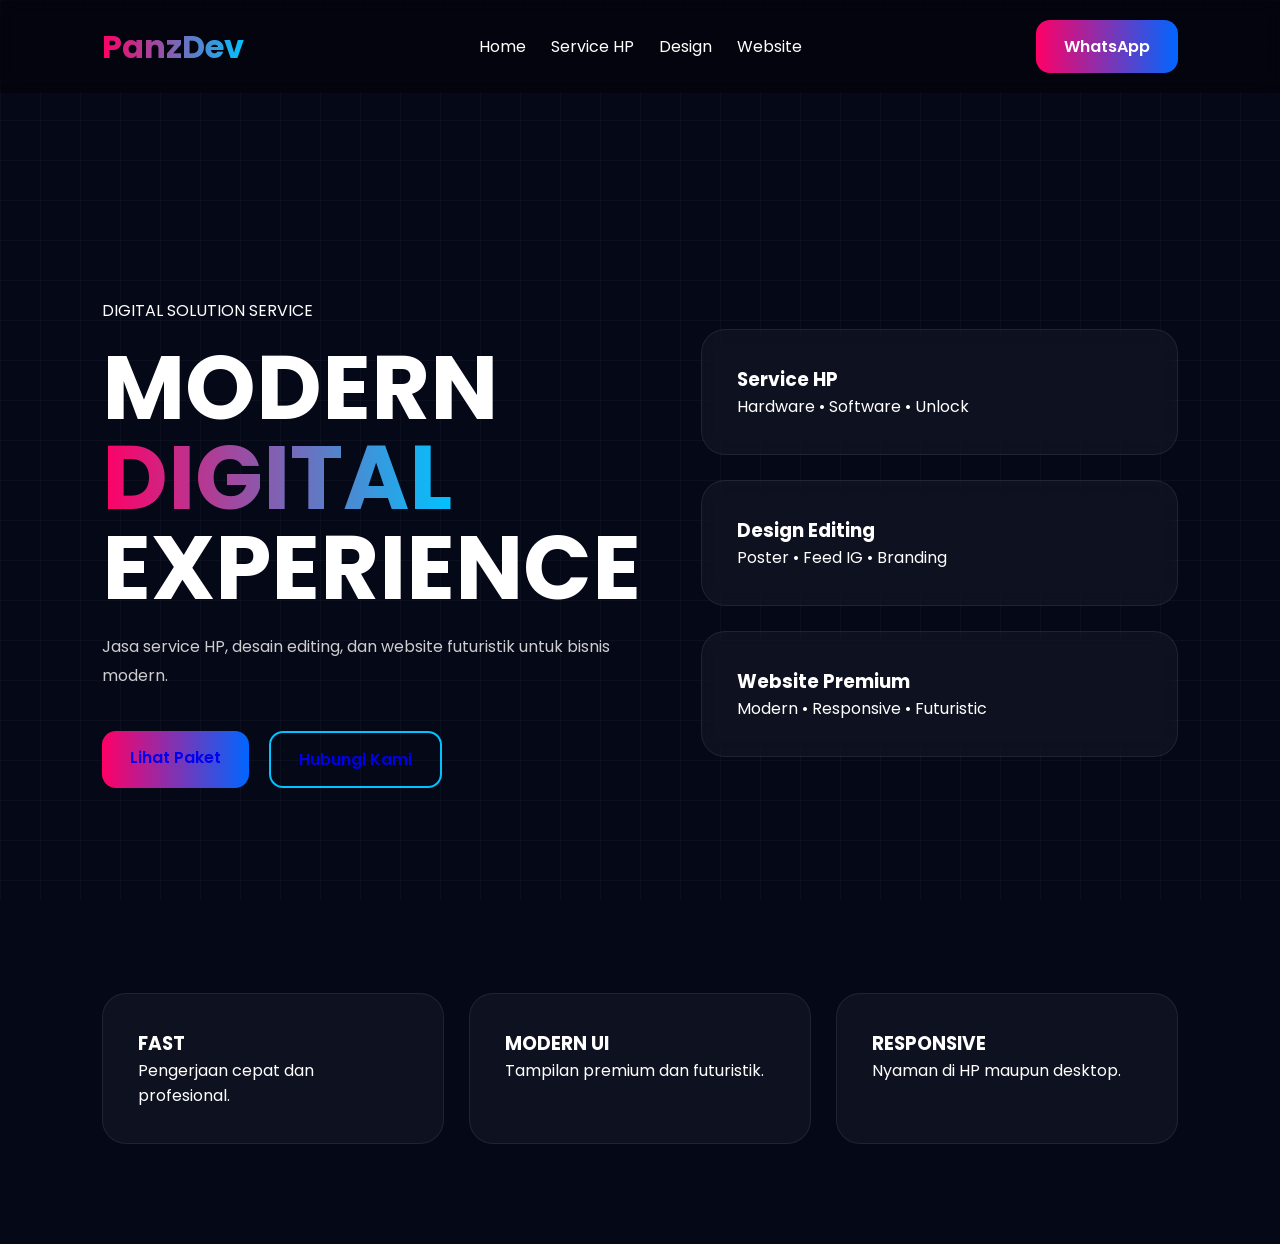
<file: index.html>
<!DOCTYPE html>
<html lang="id">
<head>
<meta charset="UTF-8">
<meta name="viewport" content="width=device-width, initial-scale=1.0">
<title>PanzDev Service</title>

<link rel="preconnect" href="https://fonts.googleapis.com">
<link href="https://fonts.googleapis.com/css2?family=Poppins:wght@300;400;500;600;700;800&display=swap" rel="stylesheet">

<link rel="stylesheet" href="style.css">
</head>

<body>

<div class="bg-grid"></div>

<nav class="navbar">
<div class="logo">PanzDev</div>

<ul>
<li><a href="index.html">Home</a></li>
<li><a href="service-hp.html">Service HP</a></li>
<li><a href="design.html">Design</a></li>
<li><a href="website.html">Website</a></li>
</ul>

<a href="https://wa.me/6283117369756" class="nav-btn">WhatsApp</a>
</nav>

<section class="hero">

<div class="hero-left">

<span class="mini-title">DIGITAL SOLUTION SERVICE</span>

<h1>
MODERN <br>
<span>DIGITAL</span><br>
EXPERIENCE
</h1>

<p>
Jasa service HP, desain editing, dan website futuristik
untuk bisnis modern.
</p>

<div class="hero-buttons">
<a href="website.html" class="btn-primary">Lihat Paket</a>
<a href="https://wa.me/6283117369756" class="btn-secondary">Hubungi Kami</a>
</div>

</div>

<div class="hero-right">

<div class="glass-card">
<h3>Service HP</h3>
<p>Hardware • Software • Unlock</p>
</div>

<div class="glass-card">
<h3>Design Editing</h3>
<p>Poster • Feed IG • Branding</p>
</div>

<div class="glass-card">
<h3>Website Premium</h3>
<p>Modern • Responsive • Futuristic</p>
</div>

</div>

</section>

<section class="feature-section">

<div class="feature-card">
<h3>FAST</h3>
<p>Pengerjaan cepat dan profesional.</p>
</div>

<div class="feature-card">
<h3>MODERN UI</h3>
<p>Tampilan premium dan futuristik.</p>
</div>

<div class="feature-card">
<h3>RESPONSIVE</h3>
<p>Nyaman di HP maupun desktop.</p>
</div>

</section>

<script src="script.js"></script>

</body>
</html>
</file>
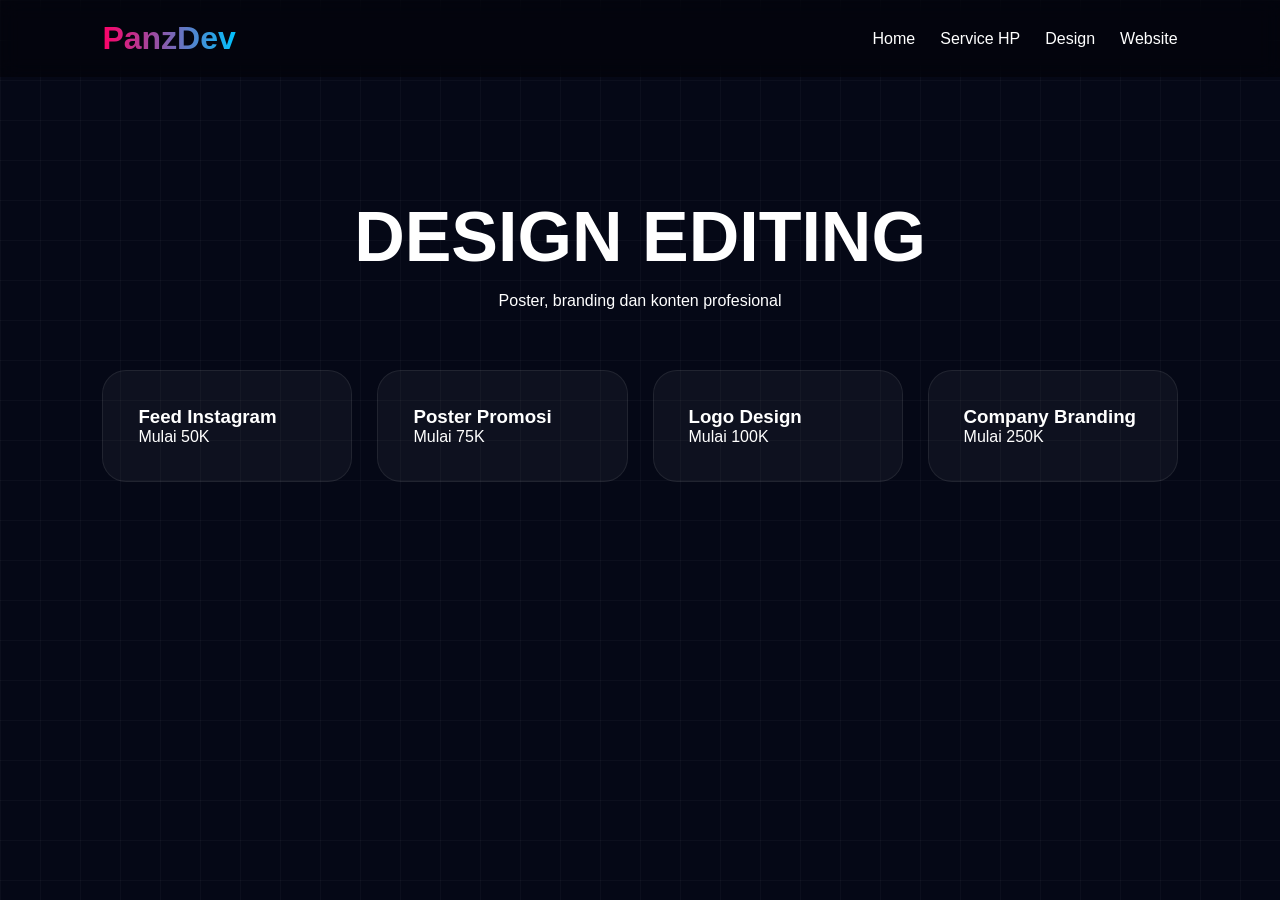
<file: design.html>
<!DOCTYPE html>
<html lang="id">
<head>
<meta charset="UTF-8">
<meta name="viewport" content="width=device-width, initial-scale=1.0">
<title>Design - PanzDev</title>

<link rel="stylesheet" href="style.css">
</head>

<body>

<div class="bg-grid"></div>

<nav class="navbar">
<div class="logo">PanzDev</div>

<ul>
<li><a href="index.html">Home</a></li>
<li><a href="service-hp.html">Service HP</a></li>
<li><a href="design.html">Design</a></li>
<li><a href="website.html">Website</a></li>
</ul>
</nav>

<section class="page-title">
<h1>DESIGN EDITING</h1>
<p>Poster, branding dan konten profesional</p>
</section>

<section class="service-grid">

<div class="service-card">
<h3>Feed Instagram</h3>
<p>Mulai 50K</p>
</div>

<div class="service-card">
<h3>Poster Promosi</h3>
<p>Mulai 75K</p>
</div>

<div class="service-card">
<h3>Logo Design</h3>
<p>Mulai 100K</p>
</div>

<div class="service-card">
<h3>Company Branding</h3>
<p>Mulai 250K</p>
</div>

</section>

</body>
</html>
</file>
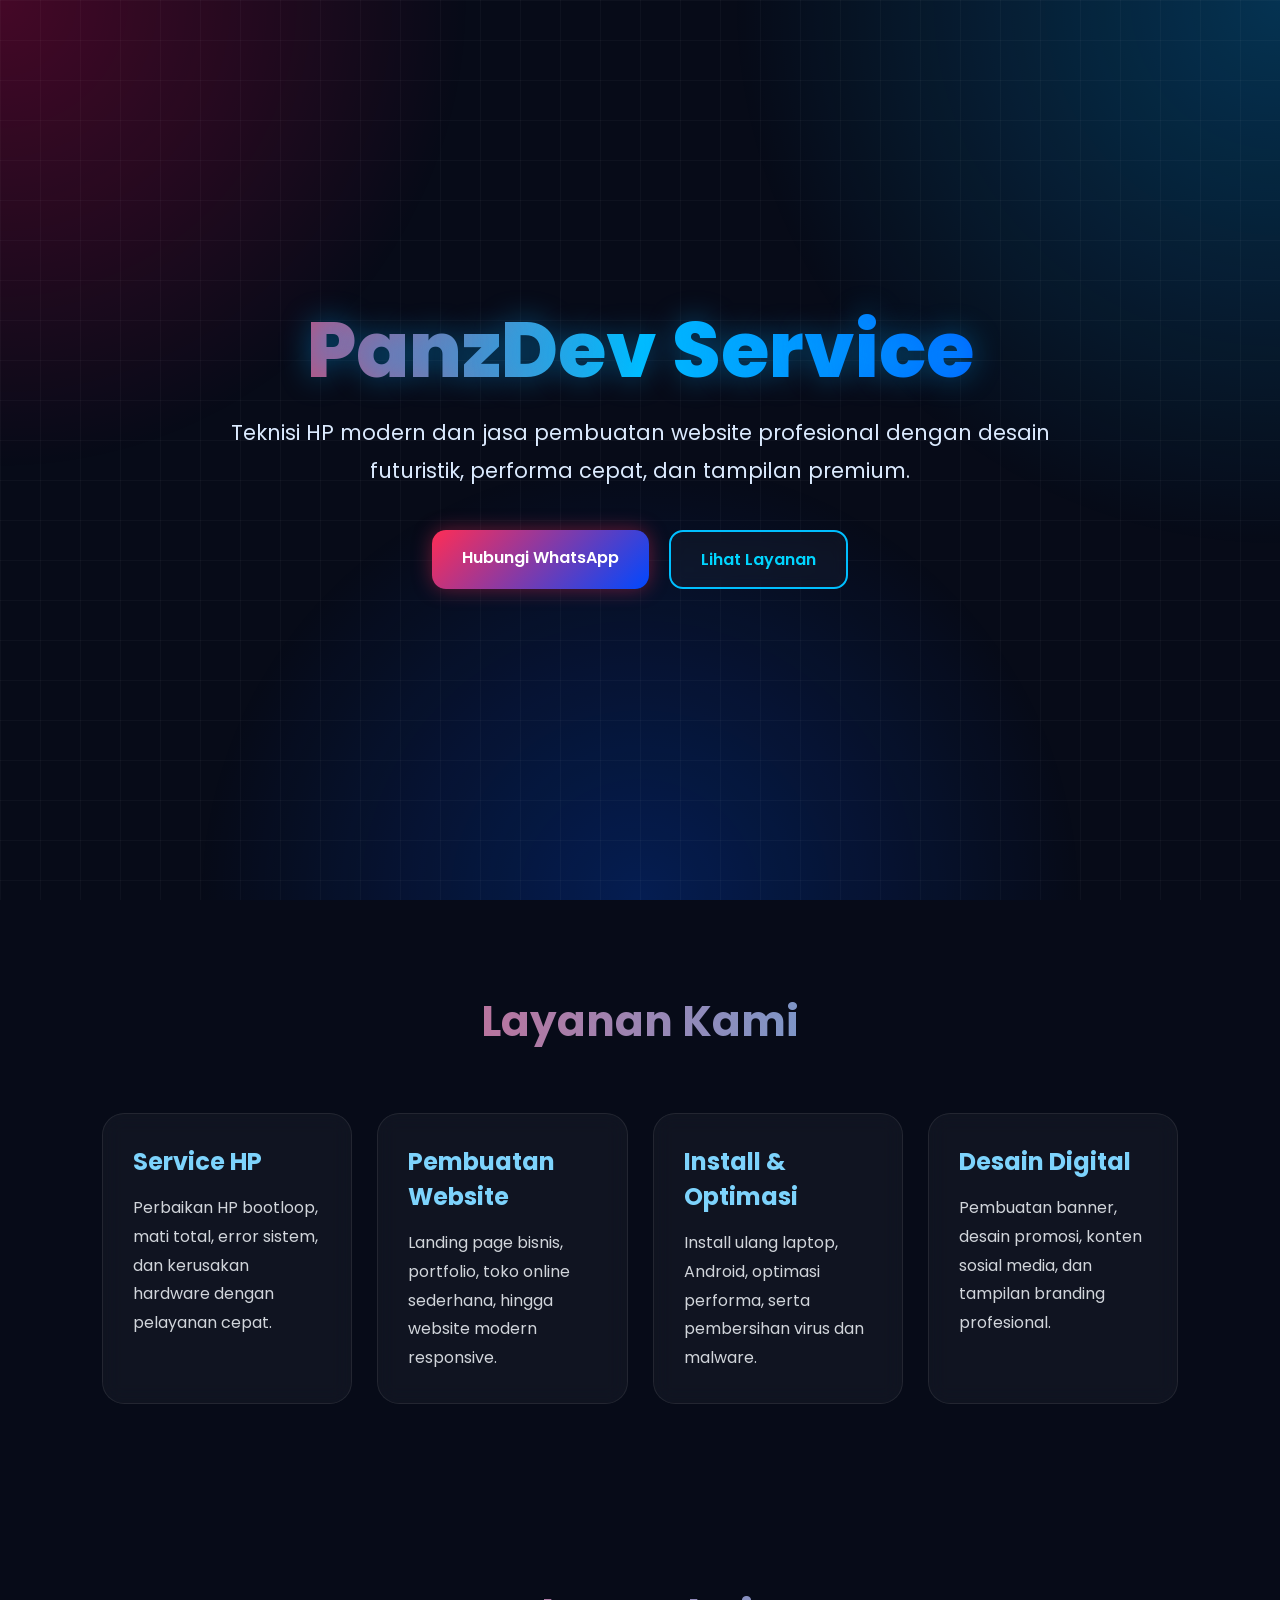
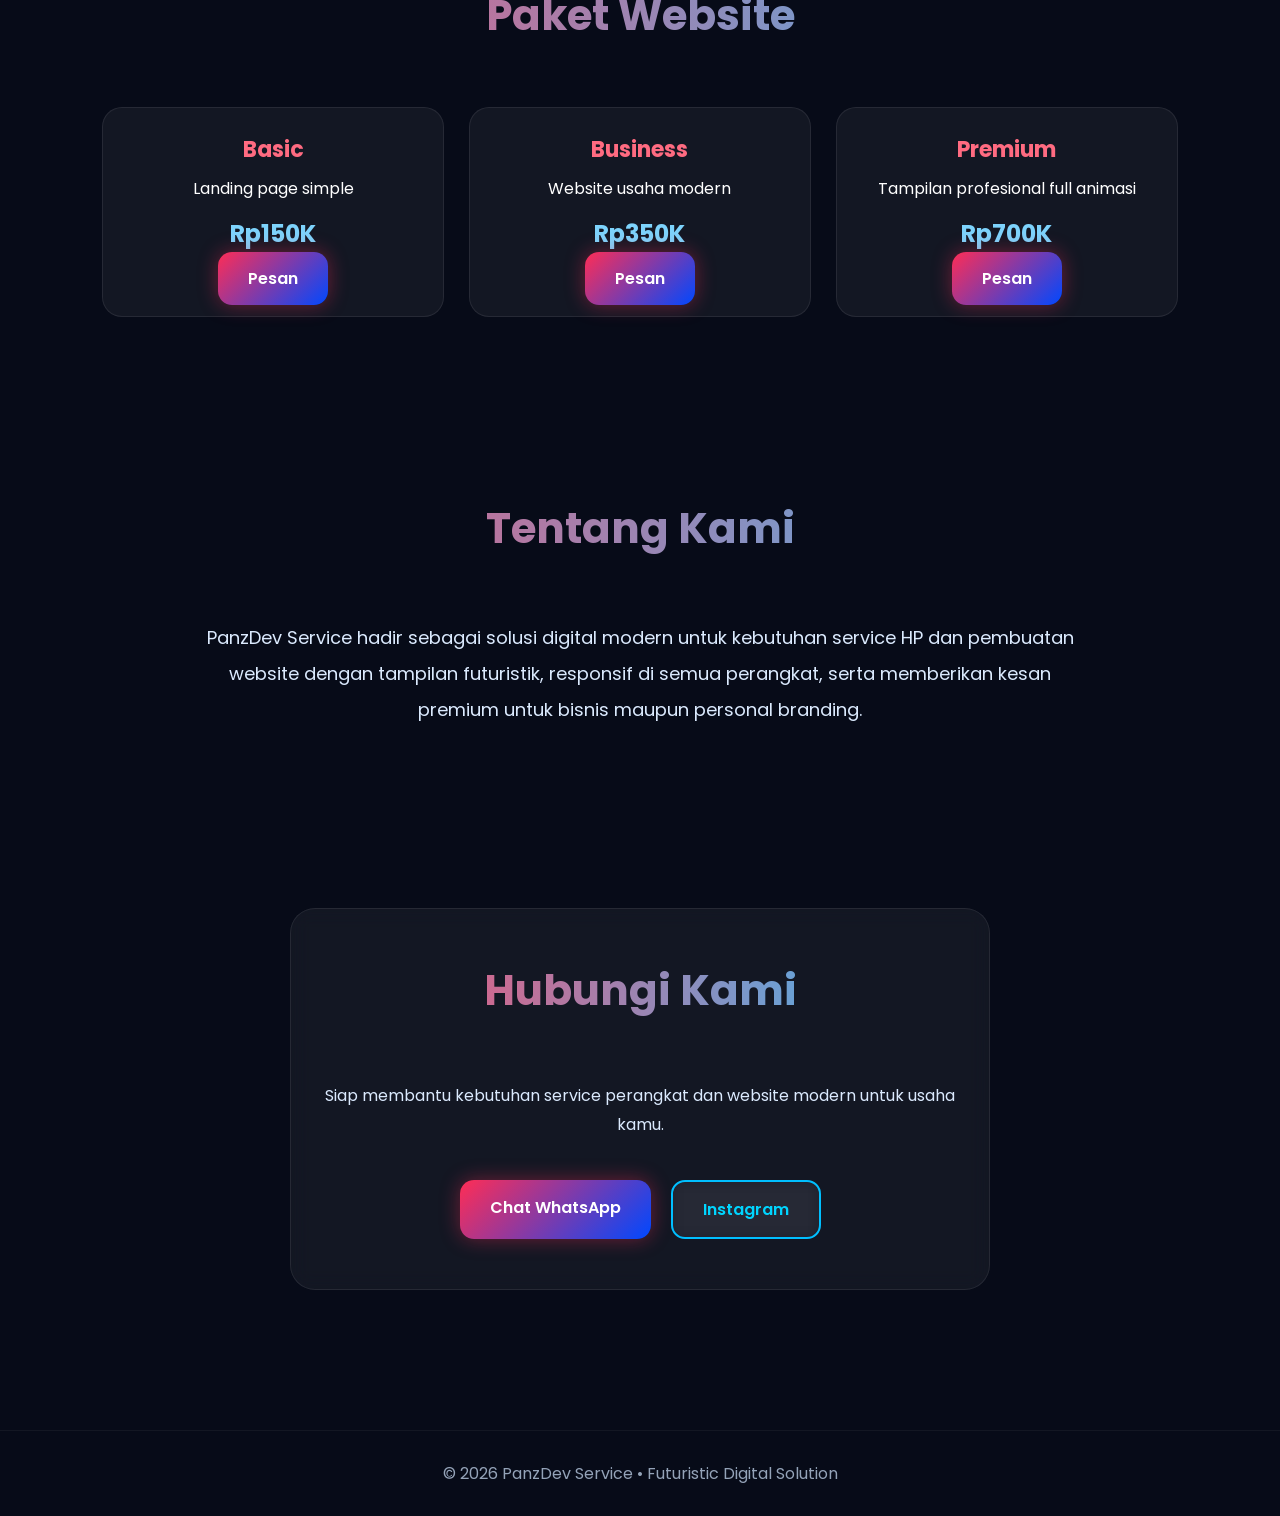
<file: sanntech_upload_ready_website (1).html>
<!DOCTYPE html>
<html lang="id">
<head>
  <meta charset="UTF-8" />
  <meta name="viewport" content="width=device-width, initial-scale=1.0" />
  <title>PanzDev Service</title>

  <link rel="preconnect" href="https://fonts.googleapis.com">
  <link rel="preconnect" href="https://fonts.gstatic.com" crossorigin>
  <link href="https://fonts.googleapis.com/css2?family=Poppins:wght@300;400;500;600;700;800&display=swap" rel="stylesheet">

  <style>
    * {
      margin: 0;
      padding: 0;
      box-sizing: border-box;
      font-family: 'Poppins', sans-serif;
      scroll-behavior: smooth;
    }

    body {
      background: #070b18;
      color: white;
      overflow-x: hidden;
      position: relative;
    }

    body::before {
      content: "";
      position: fixed;
      inset: 0;
      background:
        radial-gradient(circle at top left, rgba(255, 0, 85, 0.25), transparent 30%),
        radial-gradient(circle at top right, rgba(0, 170, 255, 0.25), transparent 35%),
        radial-gradient(circle at bottom center, rgba(0, 85, 255, 0.25), transparent 40%);
      z-index: -2;
    }

    .grid-bg {
      position: fixed;
      inset: 0;
      background-image:
        linear-gradient(rgba(255,255,255,0.03) 1px, transparent 1px),
        linear-gradient(90deg, rgba(255,255,255,0.03) 1px, transparent 1px);
      background-size: 40px 40px;
      z-index: -1;
    }

    header {
      min-height: 100vh;
      display: flex;
      justify-content: center;
      align-items: center;
      text-align: center;
      padding: 20px;
      position: relative;
    }

    .hero {
      max-width: 900px;
      animation: fadeUp 1.2s ease;
    }

    .hero h1 {
      font-size: 78px;
      font-weight: 800;
      line-height: 1;
      background: linear-gradient(90deg, #ff2d55, #00bfff, #0048ff);
      -webkit-background-clip: text;
      -webkit-text-fill-color: transparent;
      text-shadow: 0 0 30px rgba(0, 170, 255, 0.4);
    }

    .hero p {
      margin-top: 25px;
      font-size: 21px;
      color: #dbeafe;
      line-height: 1.8;
    }

    .buttons {
      margin-top: 40px;
      display: flex;
      justify-content: center;
      gap: 20px;
      flex-wrap: wrap;
    }

    .btn {
      padding: 15px 30px;
      border-radius: 14px;
      text-decoration: none;
      color: white;
      font-weight: 600;
      transition: 0.4s;
      position: relative;
      overflow: hidden;
    }

    .btn-primary {
      background: linear-gradient(135deg, #ff2d55, #0048ff);
      box-shadow: 0 0 20px rgba(255, 45, 85, 0.4);
    }

    .btn-secondary {
      border: 2px solid #00bfff;
      color: #00d5ff;
      background: rgba(255,255,255,0.03);
      backdrop-filter: blur(8px);
    }

    .btn:hover {
      transform: translateY(-5px) scale(1.03);
    }

    section {
      padding: 90px 8%;
    }

    .section-title {
      text-align: center;
      font-size: 42px;
      margin-bottom: 60px;
      font-weight: 700;
      background: linear-gradient(90deg, #ff4d6d, #38bdf8);
      -webkit-background-clip: text;
      -webkit-text-fill-color: transparent;
    }

    .services {
      display: grid;
      grid-template-columns: repeat(auto-fit, minmax(250px, 1fr));
      gap: 25px;
    }

    .card {
      background: rgba(255,255,255,0.04);
      border: 1px solid rgba(255,255,255,0.08);
      border-radius: 22px;
      padding: 30px;
      backdrop-filter: blur(10px);
      transition: 0.4s;
      position: relative;
      overflow: hidden;
    }

    .card::before {
      content: "";
      position: absolute;
      inset: 0;
      background: linear-gradient(135deg, rgba(255,45,85,0.1), rgba(0,191,255,0.1));
      opacity: 0;
      transition: 0.4s;
    }

    .card:hover::before {
      opacity: 1;
    }

    .card:hover {
      transform: translateY(-10px);
      border-color: #38bdf8;
      box-shadow: 0 0 25px rgba(0,191,255,0.15);
    }

    .card h3 {
      font-size: 24px;
      margin-bottom: 15px;
      color: #7dd3fc;
      position: relative;
      z-index: 1;
    }

    .card p {
      color: #d1d5db;
      line-height: 1.8;
      position: relative;
      z-index: 1;
    }

    .about {
      text-align: center;
      max-width: 900px;
      margin: auto;
      font-size: 18px;
      line-height: 2;
      color: #dbeafe;
    }

    .products {
      display: grid;
      grid-template-columns: repeat(auto-fit, minmax(220px, 1fr));
      gap: 25px;
    }

    .product-card {
      background: rgba(255,255,255,0.05);
      border-radius: 20px;
      padding: 25px;
      text-align: center;
      border: 1px solid rgba(255,255,255,0.08);
      transition: 0.4s;
    }

    .product-card:hover {
      transform: scale(1.03);
      box-shadow: 0 0 25px rgba(255,45,85,0.15);
    }

    .product-card h4 {
      margin-bottom: 10px;
      font-size: 22px;
      color: #ff6b81;
    }

    .price {
      color: #7dd3fc;
      font-size: 24px;
      font-weight: bold;
      margin: 15px 0;
    }

    .contact-box {
      max-width: 700px;
      margin: auto;
      text-align: center;
      background: rgba(255,255,255,0.05);
      border-radius: 25px;
      padding: 50px 30px;
      border: 1px solid rgba(255,255,255,0.08);
      backdrop-filter: blur(10px);
    }

    .contact-box p {
      color: #dbeafe;
      margin-top: 10px;
      line-height: 1.8;
    }

    footer {
      text-align: center;
      padding: 30px;
      color: #94a3b8;
      border-top: 1px solid rgba(255,255,255,0.05);
      margin-top: 50px;
    }

    @keyframes fadeUp {
      from {
        opacity: 0;
        transform: translateY(50px);
      }
      to {
        opacity: 1;
        transform: translateY(0);
      }
    }

    @media(max-width: 768px) {
      .hero h1 {
        font-size: 48px;
      }

      .hero p {
        font-size: 17px;
      }

      .section-title {
        font-size: 32px;
      }

      section {
        padding: 70px 6%;
      }
    }
  </style>
</head>
<body>

<div class="grid-bg"></div>

<header>
  <div class="hero">
    <h1>PanzDev Service</h1>
    <p>
      Teknisi HP modern dan jasa pembuatan website profesional
      dengan desain futuristik, performa cepat, dan tampilan premium.
    </p>

    <div class="buttons">
      <a href="https://wa.me/6281234567890" class="btn btn-primary">Hubungi WhatsApp</a>
      <a href="#layanan" class="btn btn-secondary">Lihat Layanan</a>
    </div>
  </div>
</header>

<section id="layanan">
  <h2 class="section-title">Layanan Kami</h2>

  <div class="services">
    <div class="card">
      <h3>Service HP</h3>
      <p>Perbaikan HP bootloop, mati total, error sistem, dan kerusakan hardware dengan pelayanan cepat.</p>
    </div>

    <div class="card">
      <h3>Pembuatan Website</h3>
      <p>Landing page bisnis, portfolio, toko online sederhana, hingga website modern responsive.</p>
    </div>

    <div class="card">
      <h3>Install & Optimasi</h3>
      <p>Install ulang laptop, Android, optimasi performa, serta pembersihan virus dan malware.</p>
    </div>

    <div class="card">
      <h3>Desain Digital</h3>
      <p>Pembuatan banner, desain promosi, konten sosial media, dan tampilan branding profesional.</p>
    </div>
  </div>
</section>

<section>
  <h2 class="section-title">Paket Website</h2>

  <div class="products">
    <div class="product-card">
      <h4>Basic</h4>
      <p>Landing page simple</p>
      <div class="price">Rp150K</div>
      <a href="https://wa.me/6281234567890?text=Saya%20ingin%20paket%20Basic" class="btn btn-primary">Pesan</a>
    </div>

    <div class="product-card">
      <h4>Business</h4>
      <p>Website usaha modern</p>
      <div class="price">Rp350K</div>
      <a href="https://wa.me/6281234567890?text=Saya%20ingin%20paket%20Business" class="btn btn-primary">Pesan</a>
    </div>

    <div class="product-card">
      <h4>Premium</h4>
      <p>Tampilan profesional full animasi</p>
      <div class="price">Rp700K</div>
      <a href="https://wa.me/6281234567890?text=Saya%20ingin%20paket%20Premium" class="btn btn-primary">Pesan</a>
    </div>
  </div>
</section>

<section>
  <h2 class="section-title">Tentang Kami</h2>

  <p class="about">
    PanzDev Service hadir sebagai solusi digital modern untuk kebutuhan service HP
    dan pembuatan website dengan tampilan futuristik, responsif di semua perangkat,
    serta memberikan kesan premium untuk bisnis maupun personal branding.
  </p>
</section>

<section>
  <div class="contact-box">
    <h2 class="section-title">Hubungi Kami</h2>
    <p>
      Siap membantu kebutuhan service perangkat dan website modern untuk usaha kamu.
    </p>

    <div class="buttons">
      <a href="https://wa.me/6281234567890" class="btn btn-primary">Chat WhatsApp</a>
      <a href="https://instagram.com" class="btn btn-secondary">Instagram</a>
    </div>
  </div>
</section>

<footer>
  <p>© 2026 PanzDev Service • Futuristic Digital Solution</p>
</footer>

</body>
</html>
</file>
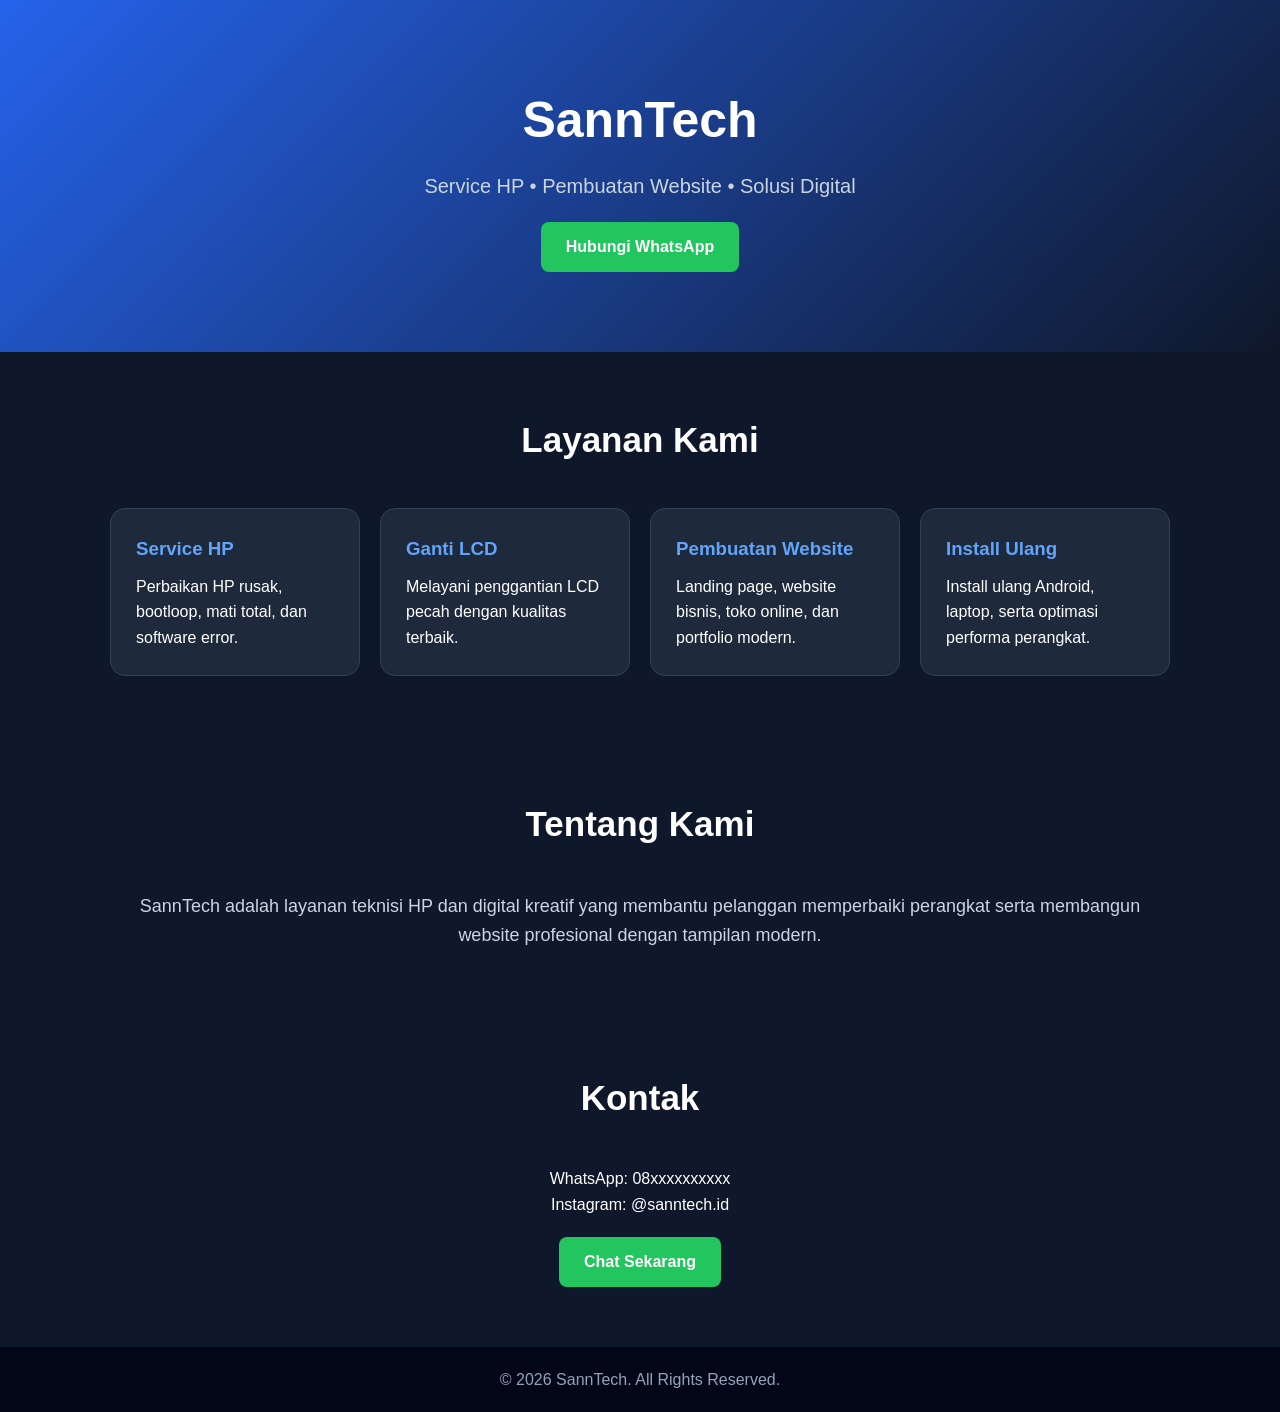
<file: sanntech_upload_ready_website.html>
<!DOCTYPE html>
<html lang="id">
<head>
  <meta charset="UTF-8" />
  <meta name="viewport" content="width=device-width, initial-scale=1.0" />
  <title>SannTech - Service HP & Website</title>
  <style>
    * {
      margin: 0;
      padding: 0;
      box-sizing: border-box;
      font-family: Arial, sans-serif;
    }

    body {
      background: #0f172a;
      color: white;
      line-height: 1.6;
    }

    header {
      background: linear-gradient(135deg, #2563eb, #0f172a);
      padding: 80px 20px;
      text-align: center;
    }

    header h1 {
      font-size: 50px;
      margin-bottom: 10px;
    }

    header p {
      font-size: 20px;
      color: #cbd5e1;
    }

    .btn {
      display: inline-block;
      margin-top: 20px;
      padding: 12px 25px;
      background: #22c55e;
      color: white;
      text-decoration: none;
      border-radius: 8px;
      transition: 0.3s;
      font-weight: bold;
    }

    .btn:hover {
      background: #16a34a;
    }

    section {
      padding: 60px 20px;
      max-width: 1100px;
      margin: auto;
    }

    .title {
      text-align: center;
      margin-bottom: 40px;
      font-size: 35px;
    }

    .services {
      display: grid;
      grid-template-columns: repeat(auto-fit, minmax(250px, 1fr));
      gap: 20px;
    }

    .card {
      background: #1e293b;
      padding: 25px;
      border-radius: 15px;
      transition: 0.3s;
      border: 1px solid #334155;
    }

    .card:hover {
      transform: translateY(-5px);
      border-color: #3b82f6;
    }

    .card h3 {
      margin-bottom: 10px;
      color: #60a5fa;
    }

    .about {
      text-align: center;
      color: #cbd5e1;
      font-size: 18px;
    }

    .contact {
      text-align: center;
    }

    footer {
      text-align: center;
      padding: 20px;
      background: #020617;
      color: #94a3b8;
    }

    @media(max-width: 600px){
      header h1 {
        font-size: 36px;
      }

      .title {
        font-size: 28px;
      }
    }
  </style>
</head>
<body>

  <header>
    <h1>SannTech</h1>
    <p>Service HP • Pembuatan Website • Solusi Digital</p>
    <a href="https://wa.me/6281234567890" class="btn">Hubungi WhatsApp</a>
  </header>

  <section>
    <h2 class="title">Layanan Kami</h2>

    <div class="services">
      <div class="card">
        <h3>Service HP</h3>
        <p>Perbaikan HP rusak, bootloop, mati total, dan software error.</p>
      </div>

      <div class="card">
        <h3>Ganti LCD</h3>
        <p>Melayani penggantian LCD pecah dengan kualitas terbaik.</p>
      </div>

      <div class="card">
        <h3>Pembuatan Website</h3>
        <p>Landing page, website bisnis, toko online, dan portfolio modern.</p>
      </div>

      <div class="card">
        <h3>Install Ulang</h3>
        <p>Install ulang Android, laptop, serta optimasi performa perangkat.</p>
      </div>
    </div>
  </section>

  <section>
    <h2 class="title">Tentang Kami</h2>
    <p class="about">
      SannTech adalah layanan teknisi HP dan digital kreatif yang membantu pelanggan
      memperbaiki perangkat serta membangun website profesional dengan tampilan modern.
    </p>
  </section>

  <section>
    <h2 class="title">Kontak</h2>
    <div class="contact">
      <p>WhatsApp: 08xxxxxxxxxx</p>
      <p>Instagram: @sanntech.id</p>
      <a href="https://wa.me/6281234567890" class="btn">Chat Sekarang</a>
    </div>
  </section>

  <footer>
    <p>© 2026 SannTech. All Rights Reserved.</p>
  </footer>

</body>
</html>
</file>
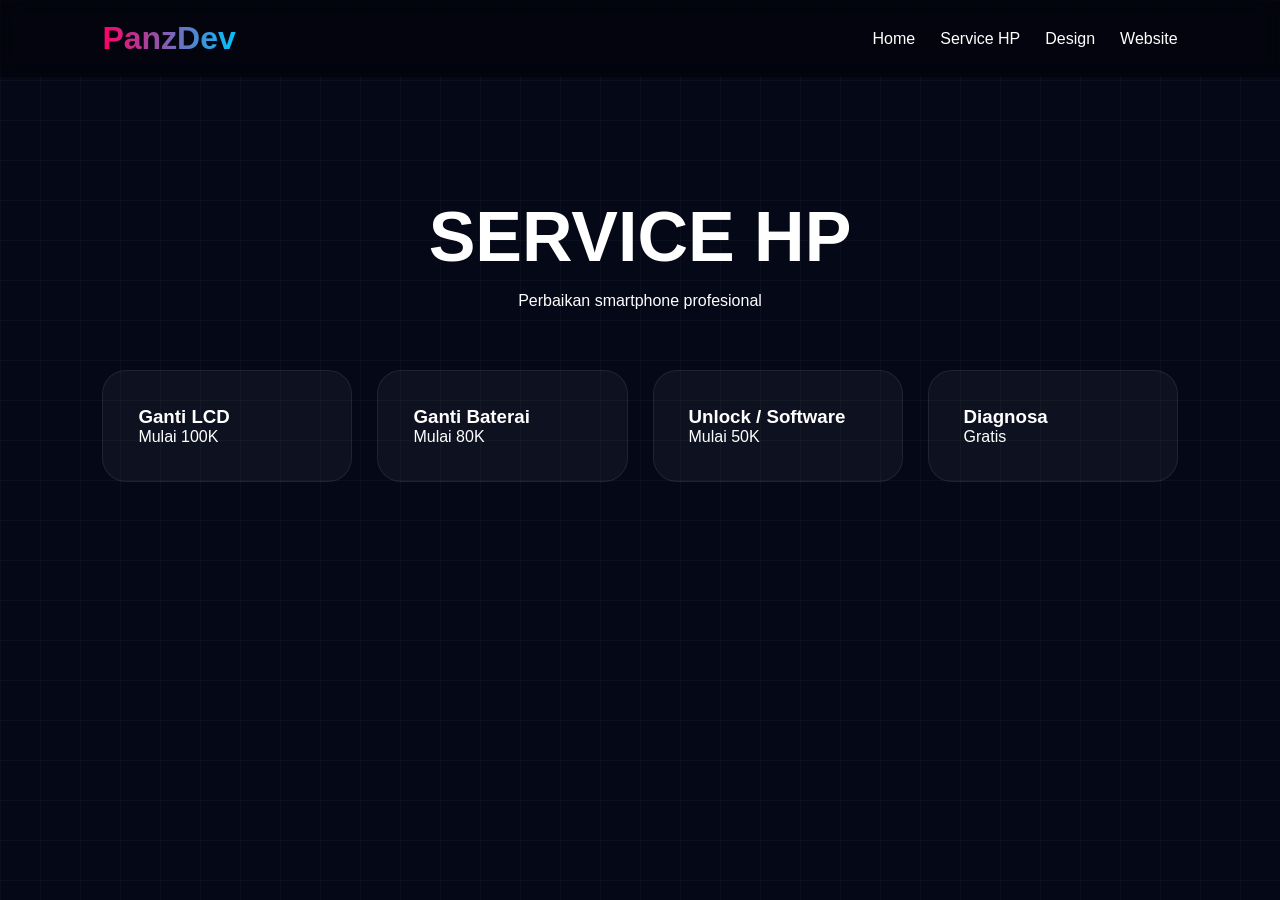
<file: service-hp.html>
<!DOCTYPE html>
<html lang="id">
<head>
<meta charset="UTF-8">
<meta name="viewport" content="width=device-width, initial-scale=1.0">
<title>Service HP - PanzDev</title>

<link rel="stylesheet" href="style.css">
</head>

<body>

<div class="bg-grid"></div>

<nav class="navbar">
<div class="logo">PanzDev</div>

<ul>
<li><a href="index.html">Home</a></li>
<li><a href="service-hp.html">Service HP</a></li>
<li><a href="design.html">Design</a></li>
<li><a href="website.html">Website</a></li>
</ul>
</nav>

<section class="page-title">
<h1>SERVICE HP</h1>
<p>Perbaikan smartphone profesional</p>
</section>

<section class="service-grid">

<div class="service-card">
<h3>Ganti LCD</h3>
<p>Mulai 100K</p>
</div>

<div class="service-card">
<h3>Ganti Baterai</h3>
<p>Mulai 80K</p>
</div>

<div class="service-card">
<h3>Unlock / Software</h3>
<p>Mulai 50K</p>
</div>

<div class="service-card">
<h3>Diagnosa</h3>
<p>Gratis</p>
</div>

</section>

</body>
</html>
</file>
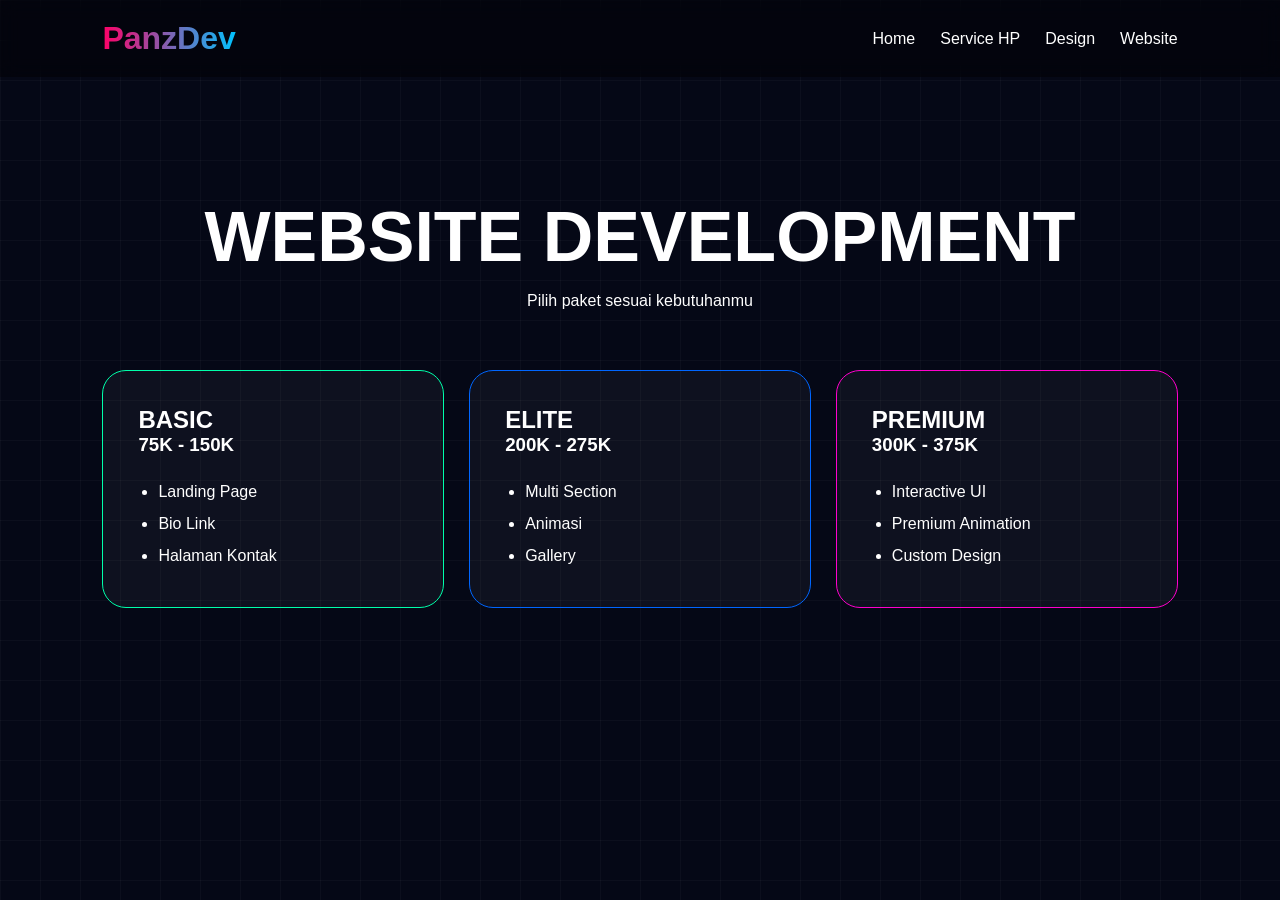
<file: website.html>
<!DOCTYPE html>
<html lang="id">
<head>
<meta charset="UTF-8">
<meta name="viewport" content="width=device-width, initial-scale=1.0">
<title>Website - PanzDev</title>

<link rel="stylesheet" href="style.css">
</head>

<body>

<div class="bg-grid"></div>

<nav class="navbar">
<div class="logo">PanzDev</div>

<ul>
<li><a href="index.html">Home</a></li>
<li><a href="service-hp.html">Service HP</a></li>
<li><a href="design.html">Design</a></li>
<li><a href="website.html">Website</a></li>
</ul>
</nav>

<section class="page-title">
<h1>WEBSITE DEVELOPMENT</h1>
<p>Pilih paket sesuai kebutuhanmu</p>
</section>

<section class="pricing-grid">

<div class="pricing-card basic">
<h2>BASIC</h2>
<h3>75K - 150K</h3>

<ul>
<li>Landing Page</li>
<li>Bio Link</li>
<li>Halaman Kontak</li>
</ul>
</div>

<div class="pricing-card elite">
<h2>ELITE</h2>
<h3>200K - 275K</h3>

<ul>
<li>Multi Section</li>
<li>Animasi</li>
<li>Gallery</li>
</ul>
</div>

<div class="pricing-card premium">
<h2>PREMIUM</h2>
<h3>300K - 375K</h3>

<ul>
<li>Interactive UI</li>
<li>Premium Animation</li>
<li>Custom Design</li>
</ul>
</div>

</section>

</body>
</html>
</file>
<file: style.css>
*{
margin:0;
padding:0;
box-sizing:border-box;
font-family:'Poppins',sans-serif;
}

body{
background:#050816;
color:white;
overflow-x:hidden;
}

.bg-grid{
position:fixed;
width:100%;
height:100%;
background:
linear-gradient(rgba(255,255,255,.03) 1px, transparent 1px),
linear-gradient(90deg, rgba(255,255,255,.03) 1px, transparent 1px);
background-size:40px 40px;
z-index:-1;
}

.navbar{
display:flex;
justify-content:space-between;
align-items:center;
padding:20px 8%;
background:rgba(0,0,0,.4);
backdrop-filter:blur(10px);
position:sticky;
top:0;
z-index:999;
}

.logo{
font-size:32px;
font-weight:700;
background:linear-gradient(90deg,#ff0066,#00c3ff);
-webkit-background-clip:text;
-webkit-text-fill-color:transparent;
}

.navbar ul{
display:flex;
gap:25px;
list-style:none;
}

.navbar a{
text-decoration:none;
color:white;
}

.nav-btn,
.btn-primary,
.btn-secondary{
padding:14px 28px;
border-radius:14px;
font-weight:600;
text-decoration:none;
display:inline-block;
}

.nav-btn,
.btn-primary{
background:linear-gradient(90deg,#ff0066,#0066ff);
}

.btn-secondary{
border:2px solid #00c3ff;
}

.hero{
min-height:100vh;
display:grid;
grid-template-columns:1fr 1fr;
align-items:center;
padding:100px 8%;
gap:60px;
}

.hero-left h1{
font-size:90px;
line-height:1;
margin:20px 0;
}

.hero-left h1 span{
background:linear-gradient(90deg,#ff0066,#00c3ff);
-webkit-background-clip:text;
-webkit-text-fill-color:transparent;
}

.hero-left p{
opacity:.8;
line-height:1.8;
max-width:550px;
}

.hero-buttons{
display:flex;
gap:20px;
margin-top:40px;
flex-wrap:wrap;
}

.hero-right{
display:grid;
gap:25px;
}

.glass-card{
padding:35px;
border-radius:24px;
background:rgba(255,255,255,.04);
border:1px solid rgba(255,255,255,.08);
backdrop-filter:blur(10px);
transition:.4s;
}

.glass-card:hover{
transform:translateY(-10px);
box-shadow:0 0 40px rgba(0,195,255,.2);
}

.feature-section{
display:grid;
grid-template-columns:repeat(3,1fr);
gap:25px;
padding:0 8% 100px;
}

.feature-card,
.service-card,
.pricing-card{
padding:35px;
background:rgba(255,255,255,.04);
border:1px solid rgba(255,255,255,.08);
border-radius:24px;
transition:.4s;
}

.feature-card:hover,
.service-card:hover,
.pricing-card:hover{
transform:translateY(-10px);
box-shadow:0 0 40px rgba(0,195,255,.2);
}

.page-title{
text-align:center;
padding:120px 8% 60px;
}

.page-title h1{
font-size:70px;
margin-bottom:15px;
}

.service-grid,
.pricing-grid{
display:grid;
grid-template-columns:repeat(auto-fit,minmax(250px,1fr));
gap:25px;
padding:0 8% 100px;
}

.pricing-card.basic{
border:1px solid #00ffaa;
}

.pricing-card.elite{
border:1px solid #0066ff;
}

.pricing-card.premium{
border:1px solid #ff00cc;
}

.pricing-card ul{
margin-top:20px;
padding-left:20px;
line-height:2;
}

@media(max-width:900px){

.hero{
grid-template-columns:1fr;
text-align:center;
}

.hero-left h1{
font-size:60px;
}

.hero-buttons{
justify-content:center;
}

.feature-section{
grid-template-columns:1fr;
}

.navbar{
flex-direction:column;
gap:20px;
}

.navbar ul{
flex-wrap:wrap;
justify-content:center;
}

.page-title h1{
font-size:45px;
}

}
</file>
